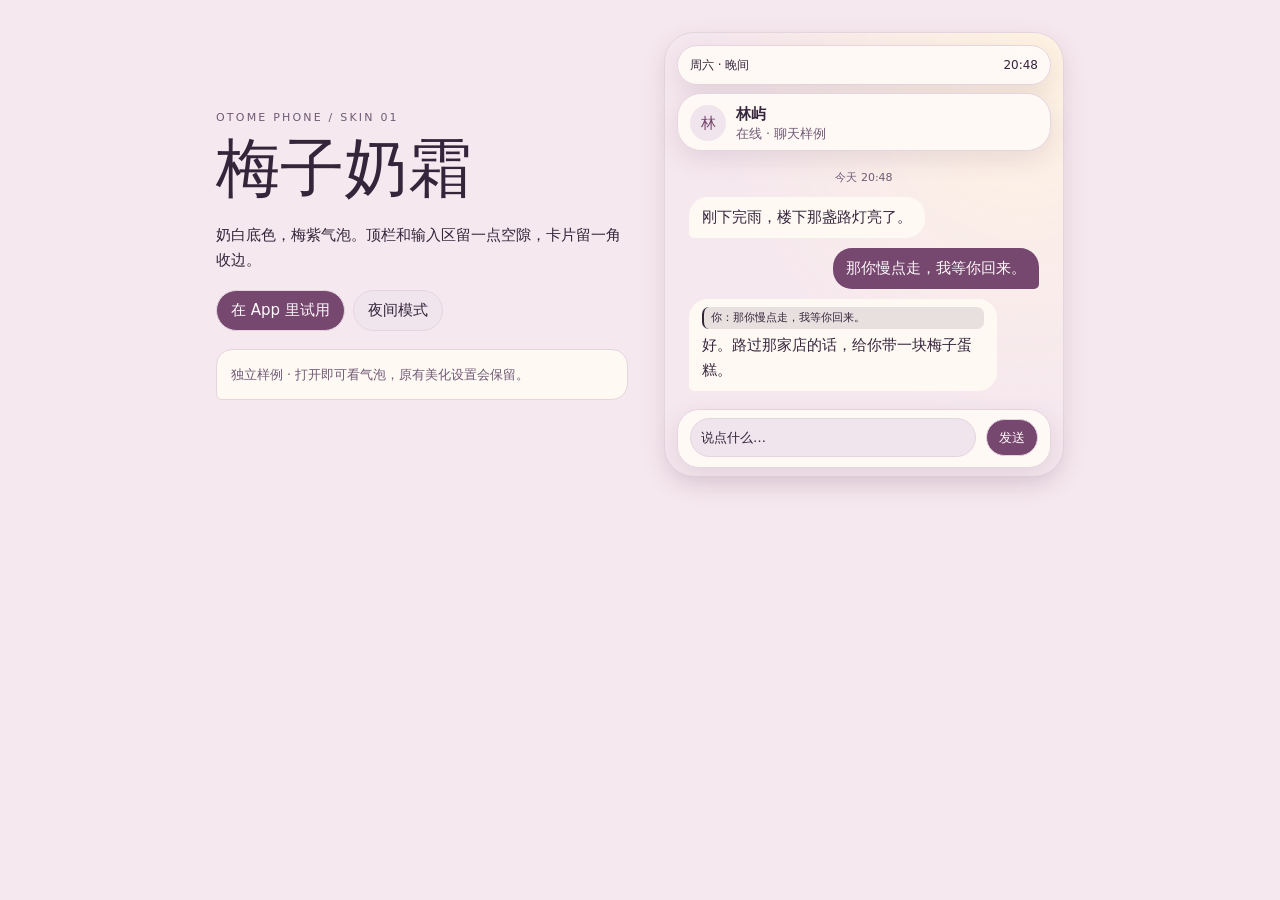
<file: skin-plum-preview.html>
<!doctype html>
<html lang="zh-CN" data-skin="plum">
<head>
<meta charset="utf-8">
<meta name="viewport" content="width=device-width, initial-scale=1">
<title>梅子奶霜 · 皮肤预览</title>
<link rel="stylesheet" href="./skin-plum.css">
<style>
  * { box-sizing: border-box; }
  body { margin: 0; font: 15px/1.65 system-ui, sans-serif; }
  #app { min-height: 100svh; background: var(--plum-ground); color: var(--plum-ink); }
  .layout { width: min(100%, 880px); margin: auto; padding: 32px 16px; display: grid; grid-template-columns: minmax(0, 1fr) minmax(0, 400px); align-items: center; gap: 36px; }
  h1 { margin: 4px 0 10px; font: 500 clamp(36px, 6vw, 64px)/1.2 Georgia, 'Songti SC', 'Noto Serif CJK SC', serif; }
  .edition, small, .clock { color: var(--plum-muted); }
  .edition { letter-spacing: .2em; font-size: 11px; }
  .actions { display: flex; flex-wrap: wrap; gap: 8px; margin: 18px 0; }
  .actions > * { padding: 7px 14px; font: inherit; text-decoration: none; cursor: pointer; }
  .card { padding: 12px 14px; }
  .phone { border: 1px solid var(--plum-edge); border-radius: 30px; padding: 4px 0 0; box-shadow: var(--plum-shadow); min-width: 0; }
  .app-statusbar, .app-topbar, #_inputbar { display: flex; align-items: center; gap: 10px; padding: 8px 12px; }
  .app-statusbar { justify-content: space-between; font-size: 12px; }
  .avatar { width: 36px; height: 36px; display: grid; place-items: center; border-radius: 50%; background: var(--plum-soft); color: var(--plum-accent); font-family: Georgia, serif; }
  .contact { display: grid; line-height: 1.4; }
  .chat { min-height: 246px; display: flex; flex-direction: column; justify-content: center; gap: 10px; padding: 10px 24px 18px; }
  .clock { font-size: 11px; text-align: center; }
  ._bubble { max-width: 88%; padding: 8px 13px; align-self: flex-start; }
  ._bubble-self { align-self: flex-end; }
  .app-chat-quote { padding: 2px 7px; margin-bottom: 4px; font-size: 11px; }
  #_ci { flex: 1; padding: 8px 10px; font-size: 13px; }
  #_creply { padding: 7px 12px; font-size: 13px; }
  @media (max-width: 640px) {
    .layout { max-width: 440px; grid-template-columns: 1fr; gap: 16px; padding-block: 18px; }
    .intro p { margin: 6px 0; }
    .intro .card { display: none; }
    .actions { margin: 12px 0 0; }
  }
</style>
</head>
<body>
<main id="app">
  <div class="layout">
    <section class="intro" aria-labelledby="skin-title">
      <div class="edition">OTOME PHONE / SKIN 01</div>
      <h1 id="skin-title">梅子奶霜</h1>
      <p>奶白底色，梅紫气泡。顶栏和输入区留一点空隙，卡片留一角收边。</p>
      <div class="actions">
        <a class="btn-main" href="./index.html?skin=plum">在 App 里试用</a>
        <button class="btn-sub" id="night-toggle" type="button" aria-pressed="false">夜间模式</button>
      </div>
      <div class="card"><small>独立样例 · 打开即可看气泡，原有美化设置会保留。</small></div>
    </section>
    <section class="phone plum-chat-page" aria-label="聊天皮肤样例">
      <div class="app-statusbar"><span>周六 · 晚间</span><span>20:48</span></div>
      <header class="app-topbar">
        <div class="avatar" aria-hidden="true">林</div>
        <div class="contact"><strong>林屿</strong><small>在线 · 聊天样例</small></div>
      </header>
      <div class="chat">
        <div class="clock">今天 20:48</div>
        <div class="_bubble _bubble-other">刚下完雨，楼下那盏路灯亮了。</div>
        <div class="_bubble _bubble-self">那你慢点走，我等你回来。</div>
        <div class="_bubble _bubble-other">
          <div class="app-chat-quote">你：那你慢点走，我等你回来。</div>
          好。路过那家店的话，给你带一块梅子蛋糕。
        </div>
      </div>
      <div id="_inputbar" aria-hidden="true"><span id="_ci">说点什么…</span><span id="_creply">发送</span></div>
    </section>
  </div>
</main>
<script>
  const nightToggle = document.getElementById('night-toggle')
  nightToggle.onclick = () => {
    const night = document.getElementById('app').classList.toggle('night')
    nightToggle.setAttribute('aria-pressed', String(night))
  }
</script>
</body>
</html>
</file>
<file: skin-plum.css>
/* Important rules in this layer temporarily outrank the saved bubble preset. */
@layer plum-preview {
  html[data-skin="plum"] #app {
    --plum-ink: #35253b;
    --plum-muted: #705a74;
    --plum-paper: #fff9f4;
    --plum-panel: #fffaf7f5;
    --plum-edge: #e5d5df;
    --plum-soft: #f0e4ed;
    --plum-accent: #74456d;
    --plum-own: #76476f;
    --plum-own-text: #fff9fa;
    --plum-ground: #f6e8ef;
    --plum-glow: #fff3e2;
    --plum-shadow: 0 8px 24px rgba(87, 48, 79, .12);
    --ink: var(--plum-ink) !important;
    --ink-l: var(--plum-muted) !important;
    --rose-d: var(--plum-accent) !important;
  }

  html[data-skin="plum"] #app.night {
    --plum-ink: #faedf6;
    --plum-muted: #d0b8cd;
    --plum-paper: #332737;
    --plum-panel: #302333f5;
    --plum-edge: #654e65;
    --plum-soft: #4a364b;
    --plum-accent: #e8b9dc;
    --plum-own: #b981ae;
    --plum-own-text: #241727;
    --plum-ground: #221925;
    --plum-glow: #3f2c40;
    --plum-shadow: 0 8px 24px rgba(0, 0, 0, .22);
  }

  html[data-skin="plum"] #app .plum-chat-page:not(.has-chat-wall),
  html[data-skin="plum"] #app:not(.has-wall) .page:has(> #_homeslider) {
    background: radial-gradient(ellipse at 90% 5%, var(--plum-glow), transparent 62%), var(--plum-ground) !important;
  }

  html[data-skin="plum"] #app :is(.app-topbar, .app-statusbar, #_inputbar) {
    margin-inline: 12px !important;
    background: var(--plum-panel) !important;
    color: var(--plum-ink) !important;
    border: 1px solid var(--plum-edge) !important;
    box-shadow: var(--plum-shadow) !important;
  }

  html[data-skin="plum"] #app :is(.app-topbar, .app-statusbar) {
    margin-top: max(8px, env(safe-area-inset-top)) !important;
    margin-bottom: 8px !important;
    padding-top: 10px !important;
    border-radius: 24px !important;
  }

  html[data-skin="plum"] #app #_inputbar {
    margin-bottom: max(8px, env(safe-area-inset-bottom)) !important;
    padding-bottom: 10px !important;
    border-radius: 22px !important;
  }

  html[data-skin="plum"] #app :is(.card, .list-item) {
    background: var(--plum-paper) !important;
    border: 1px solid var(--plum-edge) !important;
    border-radius: 16px 16px 16px 6px !important;
  }

  html[data-skin="plum"] #app .modal-box {
    background: var(--plum-paper) !important;
    border-radius: 26px 26px 0 0 !important;
  }

  html[data-skin="plum"] #app :is(.btn-main, .btn-sub, #_ci, #_cadd, #_creply, #_notifbell) {
    border-radius: 999px !important;
    border: 1px solid var(--plum-edge) !important;
  }

  html[data-skin="plum"] #app :is(.btn-main, #_creply) {
    background: var(--plum-own) !important;
    color: var(--plum-own-text) !important;
    box-shadow: none !important;
  }

  html[data-skin="plum"] #app :is(.btn-sub, #_cfunc, #_ci, #_cadd, #_notifbell) {
    background: var(--plum-soft) !important;
    color: var(--plum-ink) !important;
  }

  html[data-skin="plum"] #app #_ci { min-width: 0; }

  html[data-skin="plum"] #app ._bubble:is(._bubble-self, ._bubble-other) {
    border: 0 !important;
    box-shadow: none !important;
  }

  html[data-skin="plum"] #app ._bubble._bubble-self {
    background: var(--plum-own) !important;
    color: var(--plum-own-text) !important;
    border-radius: 19px 19px 5px 19px !important;
  }

  html[data-skin="plum"] #app ._bubble._bubble-other {
    background: var(--plum-paper) !important;
    color: var(--plum-ink) !important;
    border-radius: 19px 19px 19px 5px !important;
  }

  html[data-skin="plum"] #app ._bubble .app-chat-quote {
    background: rgba(128, 105, 126, .18) !important;
    border-left: 2px solid currentColor !important;
    border-radius: 7px !important;
  }

  html[data-skin="plum"] #app ._offline-narration:not(._offline-html) {
    --novel-text: var(--plum-ink) !important;
    --novel-dialogue: var(--plum-accent) !important;
  }
}
</file>
